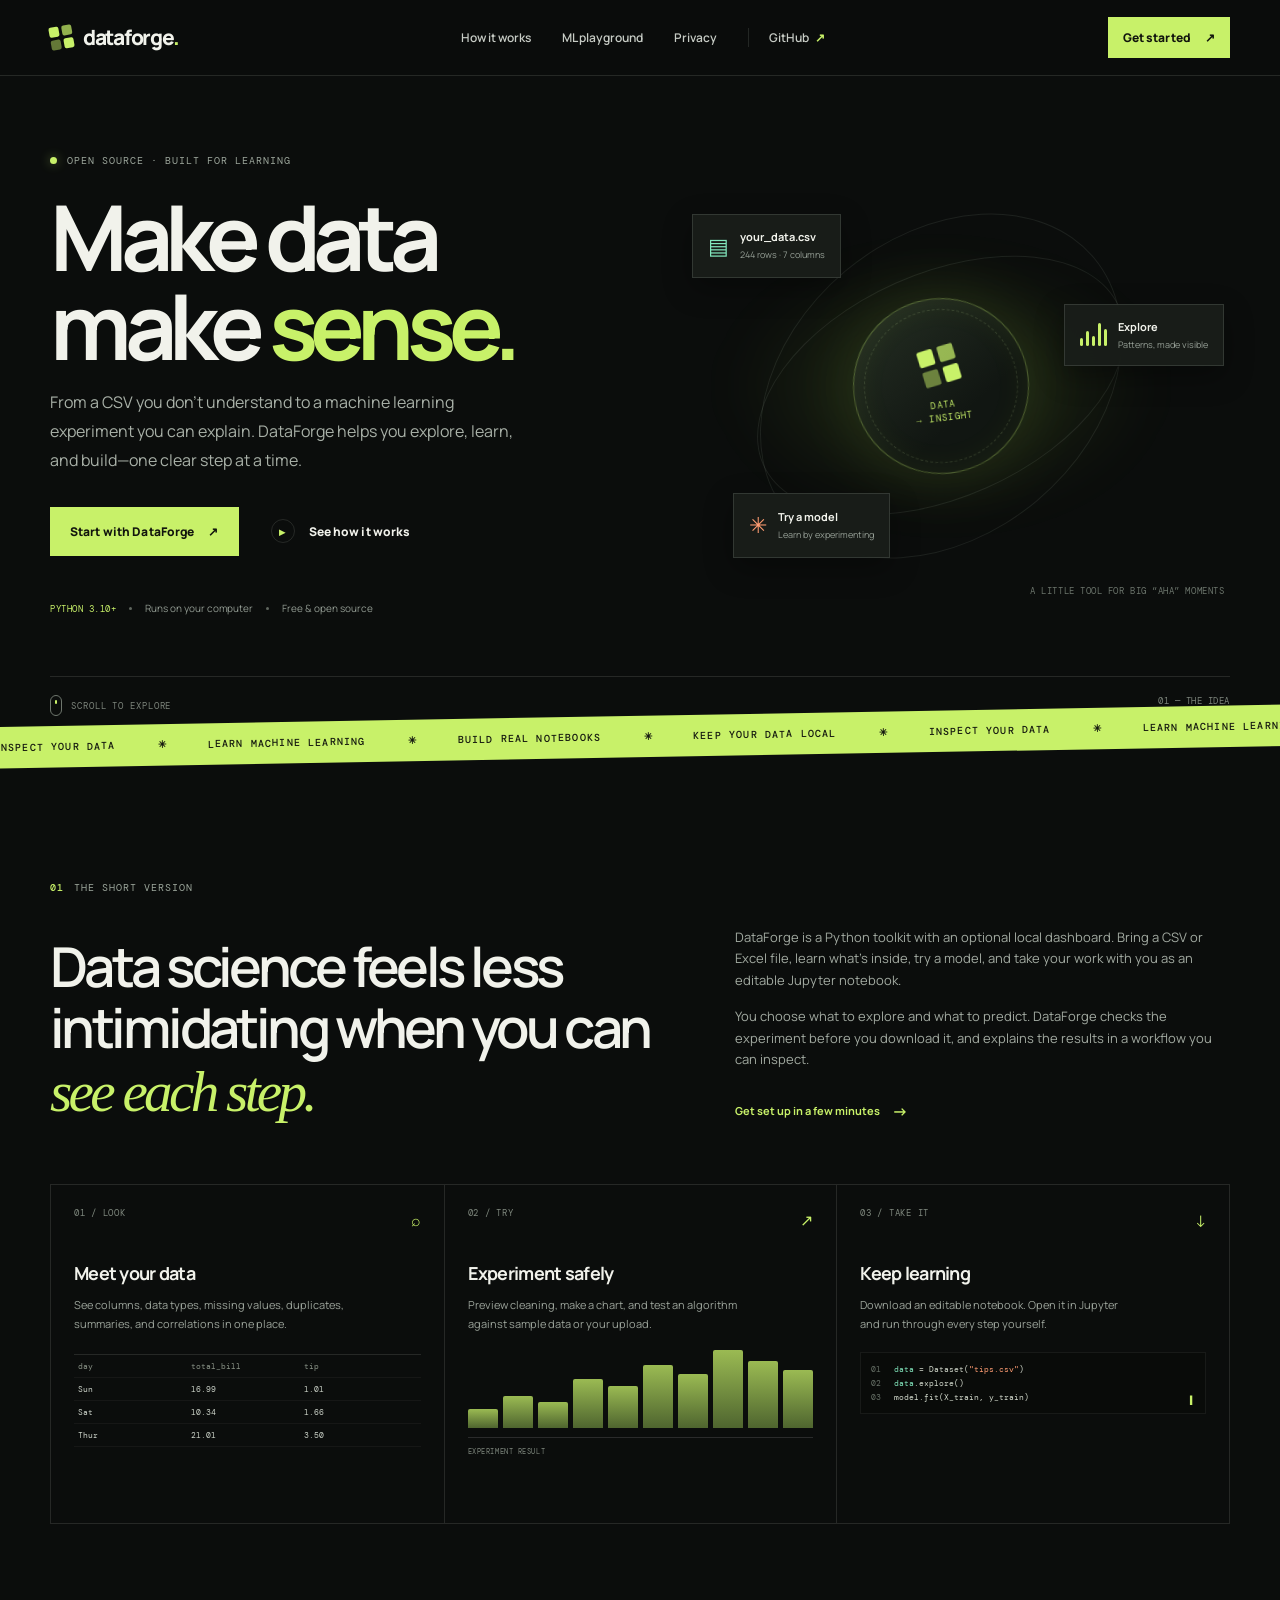
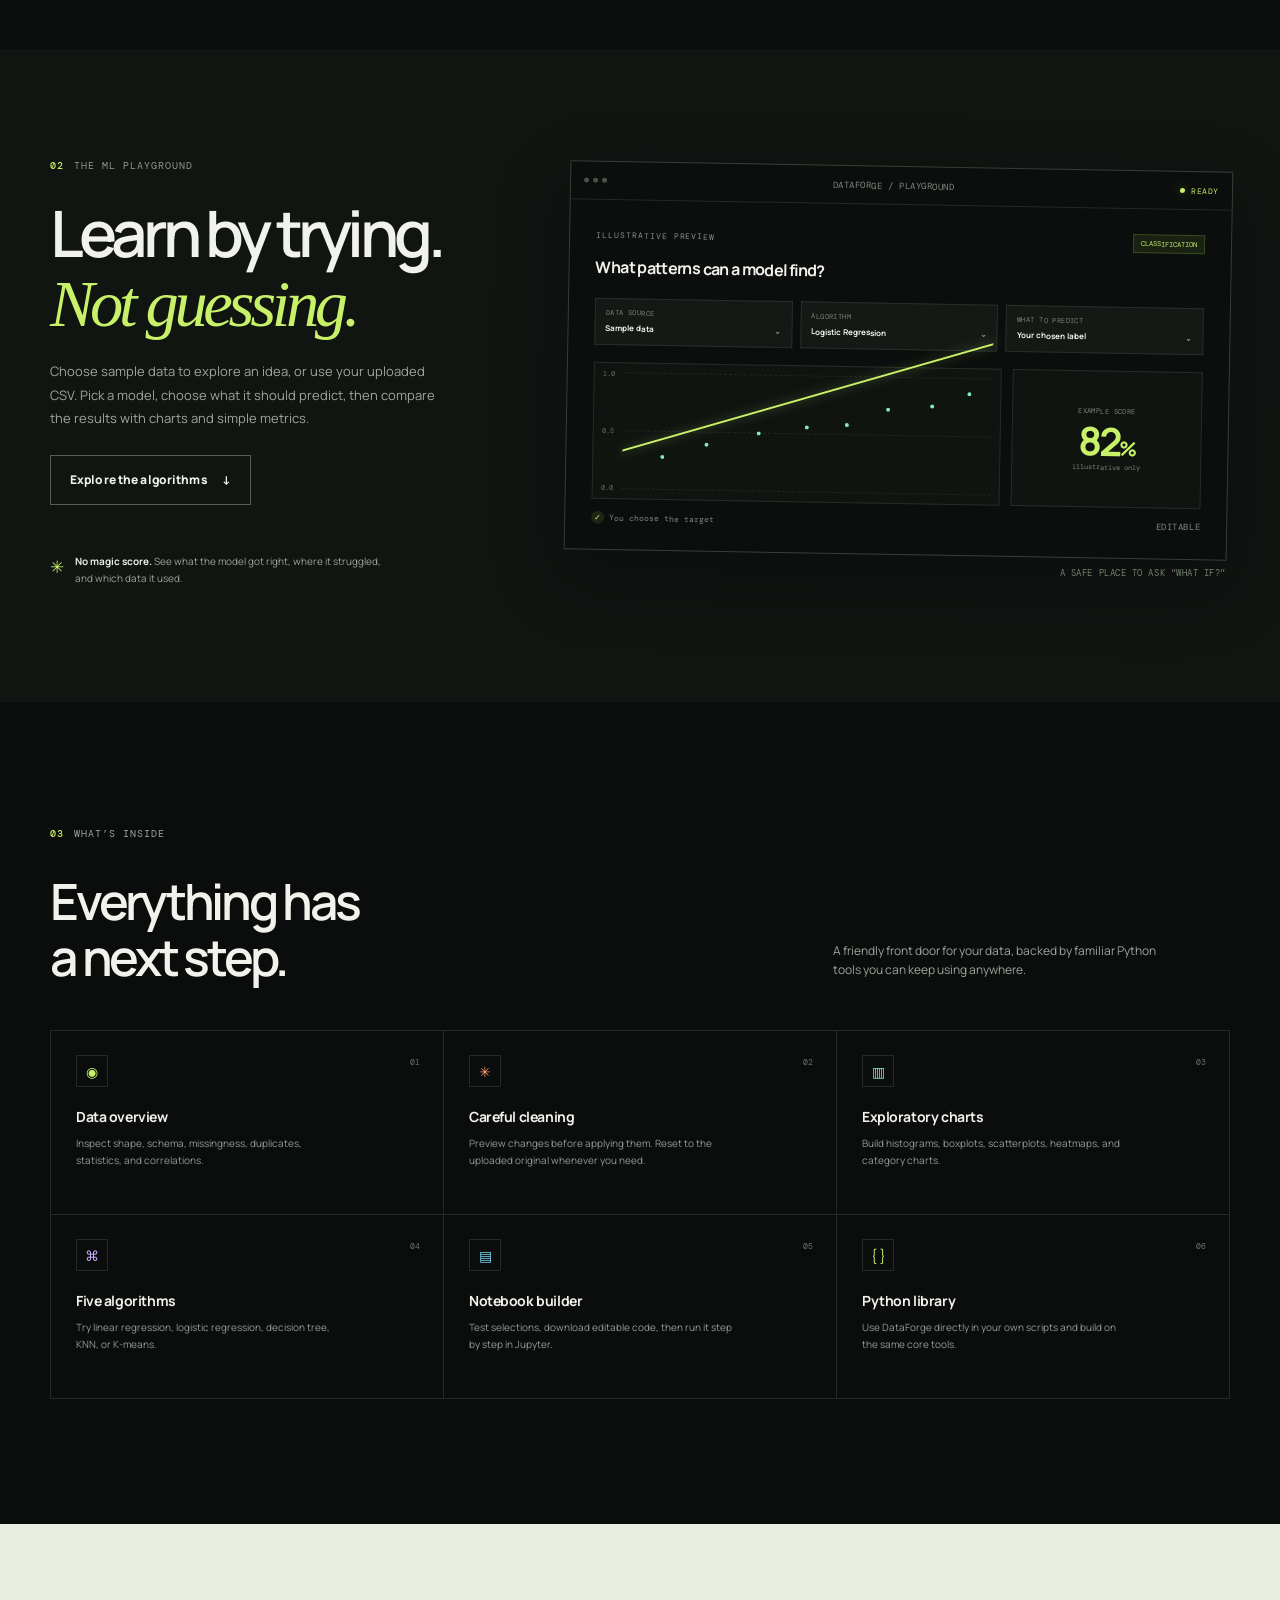
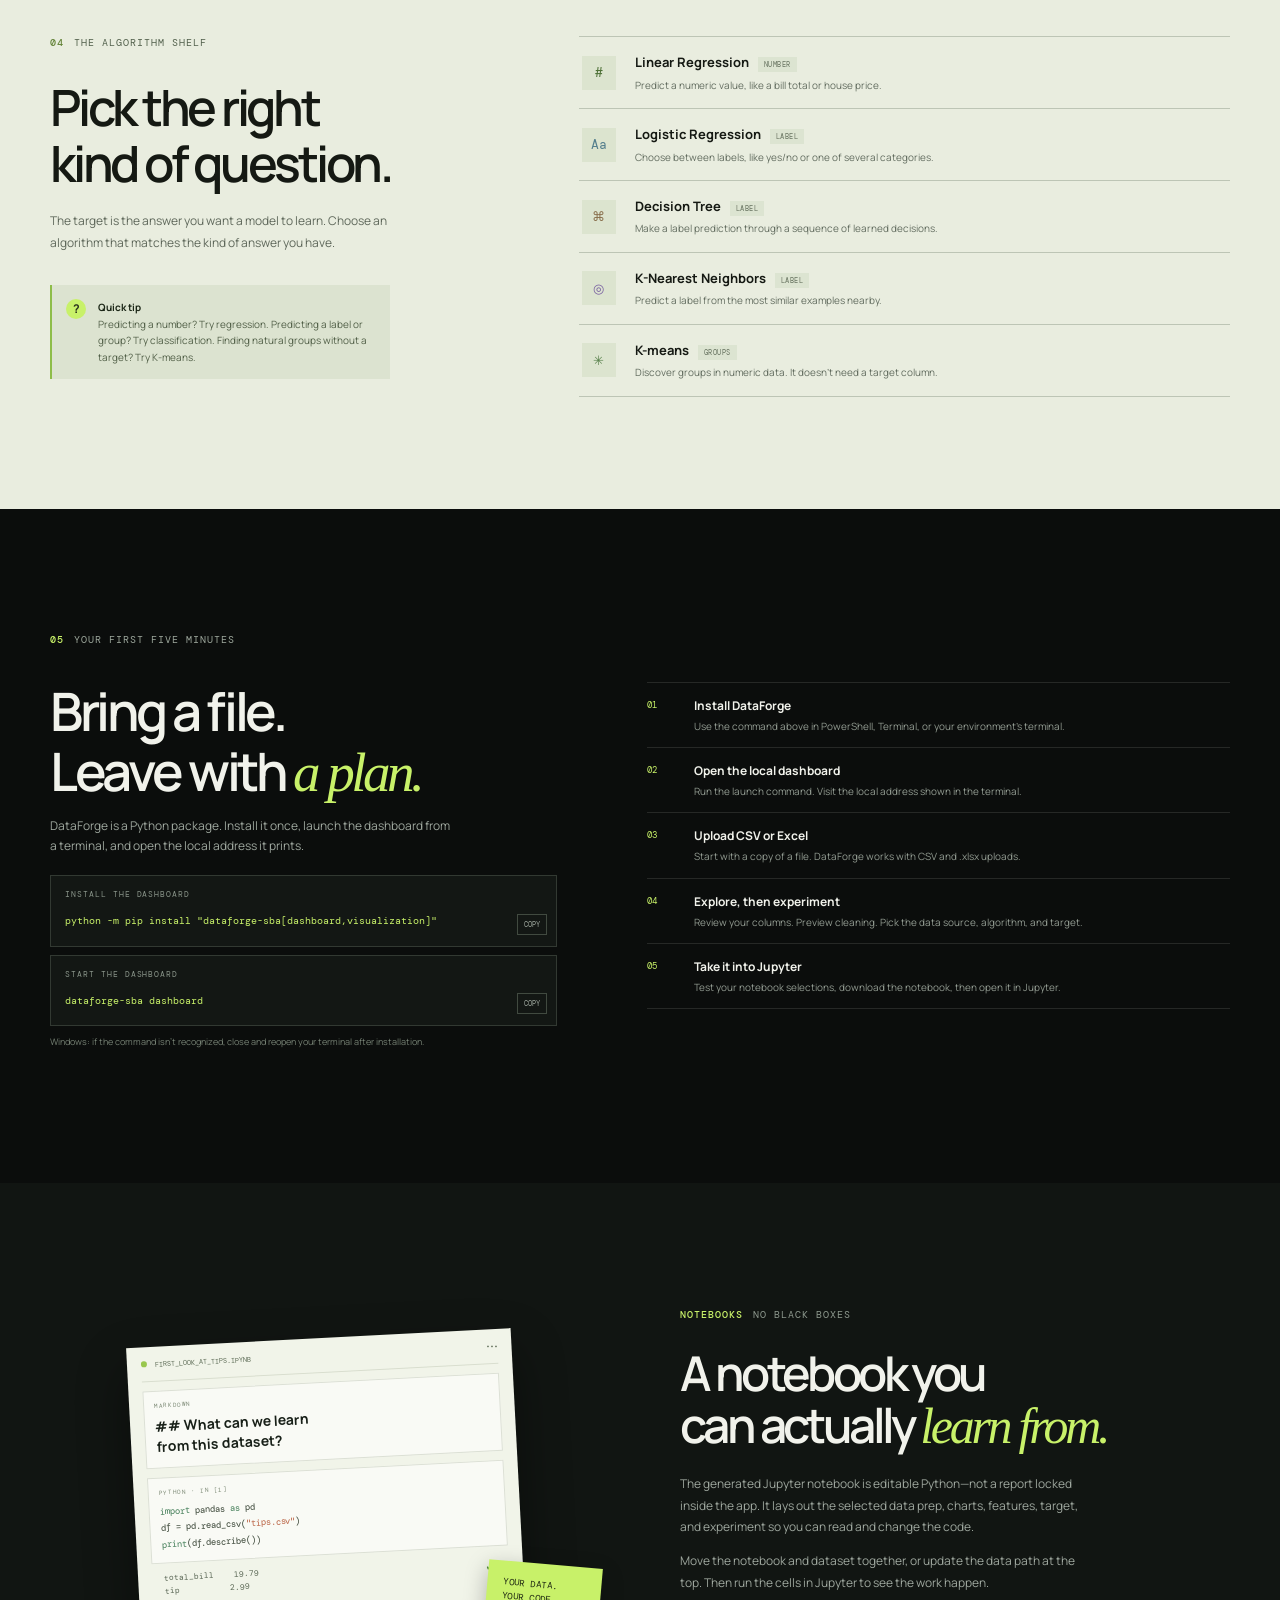
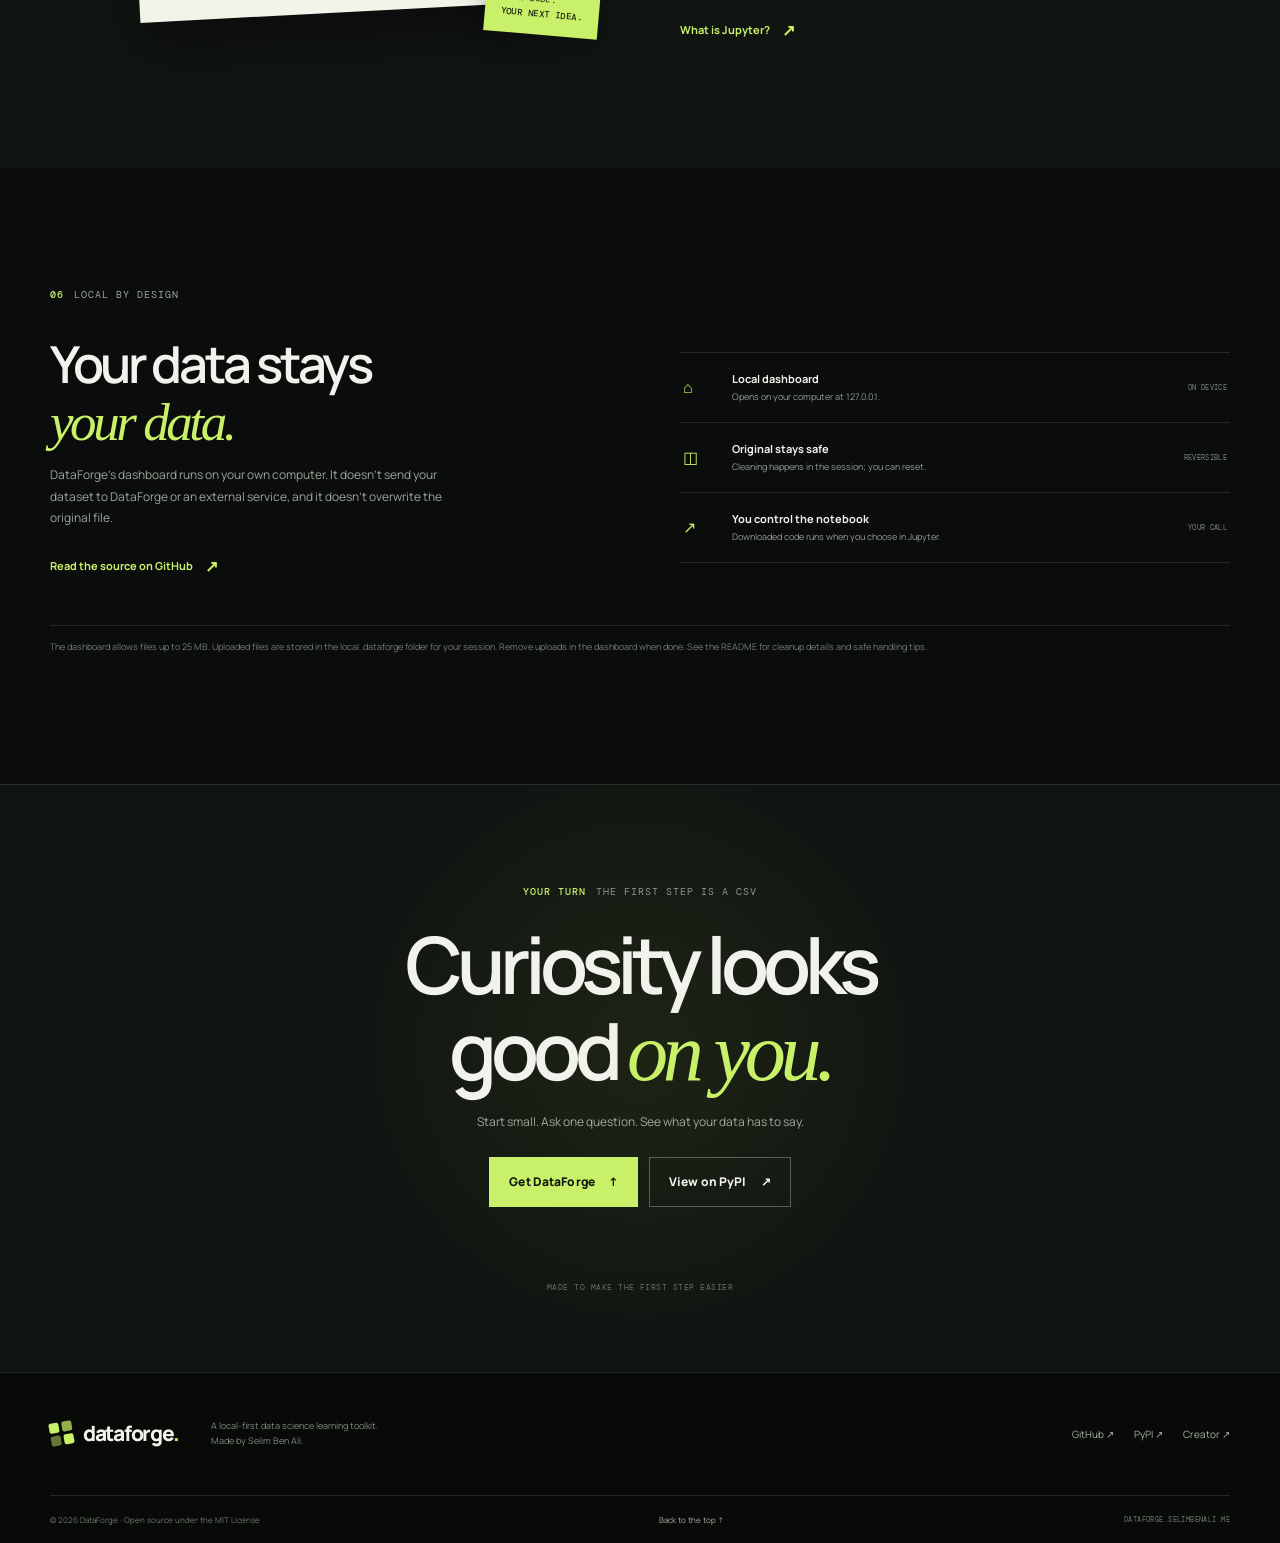
<file: website/index.html>
<!doctype html>
<html lang="en">
<head>
  <meta charset="utf-8"><meta name="viewport" content="width=device-width, initial-scale=1">
  <meta name="theme-color" content="#0b0d0c">
  <meta name="description" content="Meet DataForge: a local-first toolkit that helps you understand datasets, try machine learning, and create editable Jupyter notebooks.">
  <title>DataForge — make data make sense</title>
  <link rel="canonical" href="https://dataforge.selimbenali.me/"><link rel="icon" href="favicon.svg" type="image/svg+xml">
  <link rel="preconnect" href="https://fonts.googleapis.com"><link rel="preconnect" href="https://fonts.gstatic.com" crossorigin>
  <link href="https://fonts.googleapis.com/css2?family=DM+Mono:wght@400;500&family=Manrope:wght@400;500;600;700;800&display=swap" rel="stylesheet">
  <link rel="stylesheet" href="styles.css">
</head>
<body>
  <a class="skip-link" href="#main">Skip to content</a>
  <header class="topbar"><a class="brand" href="#top" aria-label="DataForge home"><span class="brand-mark" aria-hidden="true"><i></i><i></i><i></i><i></i></span><span>dataforge<span class="brand-period">.</span></span></a>
    <nav class="nav-links" aria-label="Main navigation"><a href="#how-it-works">How it works</a><a href="#playground">ML playground</a><a href="#privacy">Privacy</a><a class="nav-github" href="https://github.com/SelimBenAli/dataforge" target="_blank" rel="noreferrer">GitHub <span>↗</span></a></nav>
    <a class="button button-small button-primary top-cta" href="#get-started">Get started <span>↗</span></a><button class="menu-toggle" type="button" aria-label="Open menu" aria-expanded="false"><span></span><span></span></button>
  </header>
  <main id="main">
    <section class="hero section-wrap" id="top">
      <div class="hero-copy"><div class="eyebrow"><span class="status-dot"></span> OPEN SOURCE · BUILT FOR LEARNING</div><h1>Make data<br>make <span class="highlight">sense.</span></h1>
        <p class="hero-lede">From a CSV you don’t understand to a machine learning experiment you can explain. DataForge helps you explore, learn, and build—one clear step at a time.</p>
        <div class="hero-actions"><a class="button button-primary" href="#get-started">Start with DataForge <span>↗</span></a><a class="button button-quiet" href="#how-it-works"><span class="play-icon">▶</span> See how it works</a></div>
        <div class="hero-meta"><span class="mono">PYTHON 3.10+</span><span class="meta-divider"></span><span>Runs on your computer</span><span class="meta-divider"></span><span>Free &amp; open source</span></div>
      </div>
      <div class="hero-art" aria-label="Illustration of a dataset becoming a chart and machine learning model"><div class="orbit orbit-one"></div><div class="orbit orbit-two"></div>
        <div class="float-tag tag-csv"><span class="file-icon">▤</span><span><b>your_data.csv</b><small>244 rows · 7 columns</small></span></div>
        <div class="forge-core"><div class="core-grid"></div><div class="core-mark"><i></i><i></i><i></i><i></i></div><span>DATA<br>→ INSIGHT</span></div>
        <div class="float-tag tag-chart"><span class="chart-spark"><i></i><i></i><i></i><i></i><i></i></span><span><b>Explore</b><small>Patterns, made visible</small></span></div>
        <div class="float-tag tag-model"><span class="model-icon">✳</span><span><b>Try a model</b><small>Learn by experimenting</small></span></div><div class="hero-note mono">A LITTLE TOOL FOR BIG “AHA” MOMENTS</div>
      </div><div class="hero-bottom"><span class="scroll-cue"><span></span> SCROLL TO EXPLORE</span><span class="hero-index mono">01 — THE IDEA</span></div>
    </section>
    <section class="ticker" aria-label="DataForge features"><div class="ticker-track"><span>INSPECT YOUR DATA <b>✳</b></span><span>LEARN MACHINE LEARNING <b>✳</b></span><span>BUILD REAL NOTEBOOKS <b>✳</b></span><span>KEEP YOUR DATA LOCAL <b>✳</b></span><span>INSPECT YOUR DATA <b>✳</b></span><span>LEARN MACHINE LEARNING <b>✳</b></span><span>BUILD REAL NOTEBOOKS <b>✳</b></span><span>KEEP YOUR DATA LOCAL <b>✳</b></span></div></section>
    <section class="section-wrap intro-section" id="how-it-works">
      <div class="section-kicker"><span class="section-number">01</span><span>THE SHORT VERSION</span></div>
      <div class="intro-grid"><h2>Data science feels less intimidating when you can <span class="serif-accent">see each step.</span></h2><div class="intro-text"><p>DataForge is a Python toolkit with an optional local dashboard. Bring a CSV or Excel file, learn what’s inside, try a model, and take your work with you as an editable Jupyter notebook.</p><p>You choose what to explore and what to predict. DataForge checks the experiment before you download it, and explains the results in a workflow you can inspect.</p><a class="text-link" href="#get-started">Get set up in a few minutes <span>→</span></a></div></div>
      <div class="steps-row">
        <article class="step-card"><div class="step-top"><span class="step-count">01 / LOOK</span><span class="step-symbol">⌕</span></div><h3>Meet your data</h3><p>See columns, data types, missing values, duplicates, summaries, and correlations in one place.</p><div class="mini-table"><div><span>day</span><span>total_bill</span><span>tip</span></div><div><span>Sun</span><span>16.99</span><span>1.01</span></div><div><span>Sat</span><span>10.34</span><span>1.66</span></div><div><span>Thur</span><span>21.01</span><span>3.50</span></div></div></article>
        <article class="step-card"><div class="step-top"><span class="step-count">02 / TRY</span><span class="step-symbol">↗</span></div><h3>Experiment safely</h3><p>Preview cleaning, make a chart, and test an algorithm against sample data or your upload.</p><div class="mini-bars"><span style="height:25%"></span><span style="height:42%"></span><span style="height:34%"></span><span style="height:64%"></span><span style="height:54%"></span><span style="height:82%"></span><span style="height:70%"></span><span style="height:100%"></span><span style="height:87%"></span><span style="height:75%"></span><i>EXPERIMENT RESULT</i></div></article>
        <article class="step-card"><div class="step-top"><span class="step-count">03 / TAKE IT</span><span class="step-symbol">↓</span></div><h3>Keep learning</h3><p>Download an editable notebook. Open it in Jupyter and run through every step yourself.</p><div class="mini-code"><span><b>01</b> <i>data</i> = Dataset(<em>"tips.csv"</em>)</span><span><b>02</b> <i>data</i>.explore()</span><span><b>03</b> model.fit(X_train, y_train)</span><span class="code-cursor">▍</span></div></article>
      </div>
    </section>
    <section class="playground-section" id="playground"><div class="section-wrap playground-grid"><div class="playground-copy"><div class="section-kicker light"><span class="section-number">02</span><span>THE ML PLAYGROUND</span></div><h2>Learn by trying.<br><span class="serif-accent">Not guessing.</span></h2><p>Choose sample data to explore an idea, or use your uploaded CSV. Pick a model, choose what it should predict, then compare the results with charts and simple metrics.</p><a class="button button-outline" href="#algorithms">Explore the algorithms <span>↓</span></a><div class="experiment-note"><span class="note-star">✳</span><span><b>No magic score.</b> See what the model got right, where it struggled, and which data it used.</span></div></div>
      <div class="playground-visual"><div class="experiment-window"><div class="window-top"><div class="window-dots"><i></i><i></i><i></i></div><span class="mono">DATAFORGE / PLAYGROUND</span><span class="window-live"><i></i> READY</span></div><div class="experiment-body"><div class="experiment-title"><span class="tiny-label">ILLUSTRATIVE PREVIEW</span><span class="experiment-badge">CLASSIFICATION</span></div><h3>What patterns can a model find?</h3><div class="experiment-controls"><div><small>DATA SOURCE</small><b>Sample data <span>⌄</span></b></div><div><small>ALGORITHM</small><b>Logistic Regression <span>⌄</span></b></div><div><small>WHAT TO PREDICT</small><b>Your chosen label <span>⌄</span></b></div></div><div class="result-block"><div class="result-chart"><div class="chart-y"><span>1.0</span><span>0.5</span><span>0.0</span></div><div class="plot-area"><div class="gridline"></div><div class="gridline"></div><div class="gridline"></div><div class="chart-line"></div><span class="plot-point p1"></span><span class="plot-point p2"></span><span class="plot-point p3"></span><span class="plot-point p4"></span><span class="plot-point p5"></span><span class="plot-point p6"></span><span class="plot-point p7"></span><span class="plot-point p8"></span></div></div><div class="metric-box"><small>EXAMPLE SCORE</small><strong>82<span>%</span></strong><span class="metric-caption">illustrative only</span></div></div><div class="experiment-foot"><span><i class="check-dot">✓</i> You choose the target</span><span class="mono">EDITABLE</span></div></div></div><div class="float-caption mono">A SAFE PLACE TO ASK “WHAT IF?”</div></div>
    </div></section>
    <section class="section-wrap toolkit-section" id="features"><div class="section-kicker"><span class="section-number">03</span><span>WHAT’S INSIDE</span></div><div class="toolkit-heading"><h2>Everything has<br>a next step.</h2><p>A friendly front door for your data, backed by familiar Python tools you can keep using anywhere.</p></div><div class="feature-grid">
      <article class="feature-card"><span class="feature-icon icon-peek">◉</span><h3>Data overview</h3><p>Inspect shape, schema, missingness, duplicates, statistics, and correlations.</p><span class="feature-index">01</span></article>
      <article class="feature-card"><span class="feature-icon icon-clean">✳</span><h3>Careful cleaning</h3><p>Preview changes before applying them. Reset to the uploaded original whenever you need.</p><span class="feature-index">02</span></article>
      <article class="feature-card"><span class="feature-icon icon-chart">▥</span><h3>Exploratory charts</h3><p>Build histograms, boxplots, scatterplots, heatmaps, and category charts.</p><span class="feature-index">03</span></article>
      <article class="feature-card"><span class="feature-icon icon-model">⌘</span><h3>Five algorithms</h3><p>Try linear regression, logistic regression, decision tree, KNN, or K-means.</p><span class="feature-index">04</span></article>
      <article class="feature-card"><span class="feature-icon icon-notebook">▤</span><h3>Notebook builder</h3><p>Test selections, download editable code, then run it step by step in Jupyter.</p><span class="feature-index">05</span></article>
      <article class="feature-card"><span class="feature-icon icon-api">{ }</span><h3>Python library</h3><p>Use DataForge directly in your own scripts and build on the same core tools.</p><span class="feature-index">06</span></article>
    </div></section>
    <section class="algorithm-section" id="algorithms"><div class="section-wrap algorithm-grid"><div><div class="section-kicker"><span class="section-number">04</span><span>THE ALGORITHM SHELF</span></div><h2>Pick the right<br>kind of question.</h2><p class="algorithm-lede">The target is the answer you want a model to learn. Choose an algorithm that matches the kind of answer you have.</p><div class="target-tip"><span>?</span><p><b>Quick tip</b><br>Predicting a number? Try regression. Predicting a label or group? Try classification. Finding natural groups without a target? Try K-means.</p></div></div><div class="algorithm-list">
      <article><span class="algo-mark numeric">#</span><div><h3>Linear Regression <span class="algo-type">NUMBER</span></h3><p>Predict a numeric value, like a bill total or house price.</p></div><span class="algo-arrow">↗</span></article>
      <article><span class="algo-mark label">Aa</span><div><h3>Logistic Regression <span class="algo-type">LABEL</span></h3><p>Choose between labels, like yes/no or one of several categories.</p></div><span class="algo-arrow">↗</span></article>
      <article><span class="algo-mark tree">⌘</span><div><h3>Decision Tree <span class="algo-type">LABEL</span></h3><p>Make a label prediction through a sequence of learned decisions.</p></div><span class="algo-arrow">↗</span></article>
      <article><span class="algo-mark neighbor">◎</span><div><h3>K-Nearest Neighbors <span class="algo-type">LABEL</span></h3><p>Predict a label from the most similar examples nearby.</p></div><span class="algo-arrow">↗</span></article>
      <article><span class="algo-mark cluster">✳</span><div><h3>K-means <span class="algo-type">GROUPS</span></h3><p>Discover groups in numeric data. It doesn’t need a target column.</p></div><span class="algo-arrow">↗</span></article>
    </div></div></section>
    <section class="section-wrap getting-started" id="get-started"><div class="section-kicker"><span class="section-number">05</span><span>YOUR FIRST FIVE MINUTES</span></div><div class="start-grid"><div><h2>Bring a file.<br>Leave with <span class="serif-accent">a plan.</span></h2><p>DataForge is a Python package. Install it once, launch the dashboard from a terminal, and open the local address it prints.</p>
      <div class="pip-card"><span class="tiny-label">INSTALL THE DASHBOARD</span><code>python -m pip install "dataforge-sba[dashboard,visualization]"</code><button class="copy-button" type="button" data-copy="python -m pip install &quot;dataforge-sba[dashboard,visualization]&quot;" aria-label="Copy install command">COPY</button></div>
      <div class="pip-card launch-card"><span class="tiny-label">START THE DASHBOARD</span><code>dataforge-sba dashboard</code><button class="copy-button" type="button" data-copy="dataforge-sba dashboard" aria-label="Copy launch command">COPY</button></div><p class="code-hint">Windows: if the command isn’t recognized, close and reopen your terminal after installation.</p>
    </div><div class="start-steps"><article><span>01</span><div><h3>Install DataForge</h3><p>Use the command above in PowerShell, Terminal, or your environment’s terminal.</p></div></article><article><span>02</span><div><h3>Open the local dashboard</h3><p>Run the launch command. Visit the local address shown in the terminal.</p></div></article><article><span>03</span><div><h3>Upload CSV or Excel</h3><p>Start with a copy of a file. DataForge works with CSV and .xlsx uploads.</p></div></article><article><span>04</span><div><h3>Explore, then experiment</h3><p>Review your columns. Preview cleaning. Pick the data source, algorithm, and target.</p></div></article><article><span>05</span><div><h3>Take it into Jupyter</h3><p>Test your notebook selections, download the notebook, then open it in Jupyter.</p></div></article></div></div></section>
    <section class="notebook-band"><div class="section-wrap notebook-grid"><div class="notebook-art"><div class="notebook-sheet"><div class="notebook-top"><span class="notebook-dot"></span><span>FIRST_LOOK_AT_TIPS.IPYNB</span><span>•••</span></div><div class="notebook-cell markdown-cell"><span class="cell-label">MARKDOWN</span><h4>## What can we learn<br>from this dataset?</h4></div><div class="notebook-cell code-cell"><span class="cell-label">PYTHON · IN [1]</span><code><i>import</i> pandas <i>as</i> pd<br>df = pd.read_csv(<em>"tips.csv"</em>)<br><i>print</i>(df.describe())</code></div><div class="notebook-output"><span>total_bill&nbsp;&nbsp;&nbsp; 19.79<br>tip&nbsp;&nbsp;&nbsp;&nbsp;&nbsp;&nbsp;&nbsp;&nbsp;&nbsp; 2.99</span><span class="output-check">✓</span></div></div><div class="notebook-sticker">YOUR DATA.<br>YOUR CODE.<br><span>YOUR NEXT IDEA.</span></div></div><div class="notebook-copy"><div class="section-kicker light"><span class="section-number">NOTEBOOKS</span><span>NO BLACK BOXES</span></div><h2>A notebook you<br>can actually <span class="serif-accent">learn from.</span></h2><p>The generated Jupyter notebook is editable Python—not a report locked inside the app. It lays out the selected data prep, charts, features, target, and experiment so you can read and change the code.</p><p>Move the notebook and dataset together, or update the data path at the top. Then run the cells in Jupyter to see the work happen.</p><a class="text-link link-light" href="https://jupyter.org/try" target="_blank" rel="noreferrer">What is Jupyter? <span>↗</span></a></div></div></section>
    <section class="section-wrap privacy-section" id="privacy"><div class="section-kicker"><span class="section-number">06</span><span>LOCAL BY DESIGN</span></div><div class="privacy-grid"><div><h2>Your data stays<br><span class="serif-accent">your data.</span></h2><p>DataForge’s dashboard runs on your own computer. It doesn’t send your dataset to DataForge or an external service, and it doesn’t overwrite the original file.</p><a class="text-link" href="https://github.com/SelimBenAli/dataforge" target="_blank" rel="noreferrer">Read the source on GitHub <span>↗</span></a></div><div class="privacy-details"><div><span class="privacy-icon">⌂</span><span><b>Local dashboard</b><small>Opens on your computer at 127.0.0.1.</small></span><em>ON DEVICE</em></div><div><span class="privacy-icon">◫</span><span><b>Original stays safe</b><small>Cleaning happens in the session; you can reset.</small></span><em>REVERSIBLE</em></div><div><span class="privacy-icon">↗</span><span><b>You control the notebook</b><small>Downloaded code runs when you choose in Jupyter.</small></span><em>YOUR CALL</em></div></div></div><p class="privacy-footnote">The dashboard allows files up to 25 MB. Uploaded files are stored in the local .dataforge folder for your session. Remove uploads in the dashboard when done. See the README for cleanup details and safe handling tips.</p></section>
    <section class="closing-cta"><div class="closing-glow"></div><div class="section-wrap closing-inner"><div class="section-kicker light"><span class="section-number">YOUR TURN</span><span>THE FIRST STEP IS A CSV</span></div><h2>Curiosity looks<br>good <span class="serif-accent">on you.</span></h2><p>Start small. Ask one question. See what your data has to say.</p><div class="closing-actions"><a class="button button-primary" href="#get-started">Get DataForge <span>↑</span></a><a class="button button-outline" href="https://pypi.org/project/dataforge-sba/" target="_blank" rel="noreferrer">View on PyPI <span>↗</span></a></div><div class="closing-scribble mono">MADE TO MAKE THE FIRST STEP EASIER</div></div></section>
  </main>
  <footer class="footer"><div class="section-wrap footer-main"><a class="brand" href="#top"><span class="brand-mark" aria-hidden="true"><i></i><i></i><i></i><i></i></span><span>dataforge<span class="brand-period">.</span></span></a><p>A local-first data science learning toolkit.<br>Made by Selim Ben Ali.</p><div class="footer-links"><a href="https://github.com/SelimBenAli/dataforge" target="_blank" rel="noreferrer">GitHub ↗</a><a href="https://pypi.org/project/dataforge-sba/" target="_blank" rel="noreferrer">PyPI ↗</a><a href="https://github.com/SelimBenAli" target="_blank" rel="noreferrer">Creator ↗</a></div></div><div class="section-wrap footer-bottom"><span>© <span id="year"></span> DataForge · Open source under the MIT License</span><a href="#top">Back to the top ↑</a><span class="mono">DATAFORGE.SELIMBENALI.ME</span></div></footer>
  <div class="toast" role="status" aria-live="polite"></div><script src="script.js" defer></script>
</body></html>
</file>
<file: website/styles.css>
:root{--bg:#0b0d0c;--text:#f1f2eb;--line:rgba(226,235,223,.12);--lime:#c8f169;--mint:#83e8be;--orange:#ff9d72;--serif:Georgia,'Times New Roman',serif;--sans:'Manrope',Arial,sans-serif;--mono:'DM Mono',monospace;--wrap:1180px}
*{box-sizing:border-box}html{scroll-behavior:smooth;scroll-padding-top:82px}body{margin:0;background:var(--bg);color:var(--text);font:15px/1.65 var(--sans);-webkit-font-smoothing:antialiased}a{color:inherit;text-decoration:none}button{font:inherit}.section-wrap{width:min(var(--wrap),calc(100% - 64px));margin-inline:auto}.skip-link{position:absolute;top:-80px;left:12px;z-index:10;background:var(--lime);color:#111;padding:10px 16px}.skip-link:focus{top:10px}
.topbar{height:76px;padding:0 max(32px,calc((100% - var(--wrap))/2));display:flex;align-items:center;justify-content:space-between;border-bottom:1px solid var(--line);position:sticky;top:0;z-index:9;background:rgba(11,13,12,.88);backdrop-filter:blur(18px)}.brand{display:inline-flex;align-items:center;gap:10px;font-size:21px;letter-spacing:-1.3px;font-weight:800}.brand-period{color:var(--lime)}.brand-mark,.core-mark{width:23px;height:23px;display:grid;grid-template-columns:1fr 1fr;gap:3px;transform:rotate(-10deg)}.brand-mark i,.core-mark i{border-radius:2px;background:var(--lime)}.brand-mark i:nth-child(2),.core-mark i:nth-child(2){opacity:.72}.brand-mark i:nth-child(3),.core-mark i:nth-child(3){opacity:.48}.nav-links{display:flex;gap:31px;align-items:center;color:#c7ccc5;font-size:12px;font-weight:600}.nav-links a:hover,.footer a:hover{color:var(--lime)}.nav-github{padding-left:20px;border-left:1px solid var(--line)}.nav-github span{color:var(--lime);margin-left:4px}
.button{display:inline-flex;justify-content:center;align-items:center;gap:14px;padding:14px 19px;font-size:12px;font-weight:800;letter-spacing:.01em;border:1px solid transparent;transition:transform .2s,background .2s,border .2s}.button:hover{transform:translateY(-2px)}.button-primary{background:var(--lime);color:#12150d}.button-primary:hover{background:#d8ff8f}.button-small{padding:10px 14px}.button-quiet{color:var(--text)}.button-quiet:hover{color:var(--lime)}.play-icon{width:24px;height:24px;display:grid;place-items:center;border:1px solid var(--line);border-radius:50%;font-size:8px;color:var(--lime)}.button-outline{border-color:rgba(231,240,228,.32);color:var(--text)}.button-outline:hover{border-color:var(--lime);color:var(--lime)}.menu-toggle{display:none;border:0;background:none;padding:8px}
.hero{min-height:640px;display:grid;grid-template-columns:1.02fr .98fr;align-items:center;position:relative;padding-top:55px;padding-bottom:76px}.eyebrow,.section-kicker{display:flex;align-items:center;gap:10px;font:10px var(--mono);letter-spacing:.1em;color:#9ca69b}.status-dot,.window-live i{width:7px;height:7px;border-radius:50%;background:var(--lime);box-shadow:0 0 11px #c8f16975}.hero h1{margin:25px 0 18px;font-size:clamp(62px,7.1vw,94px);line-height:.98;letter-spacing:-.08em;font-weight:700}.highlight{color:var(--lime)}.hero-lede{max-width:480px;margin:0;color:#a8b0a7;font-size:16px;line-height:1.8}.hero-actions{display:flex;gap:12px;align-items:center;margin-top:30px}.hero-meta{display:flex;align-items:center;gap:13px;margin-top:42px;color:#929b92;font-size:10px}.mono{font:9px var(--mono);letter-spacing:.06em}.hero-meta .mono{color:var(--lime)}.meta-divider{height:3px;width:3px;background:#60675f;border-radius:50%}
.hero-art{height:480px;position:relative;display:grid;place-items:center;isolation:isolate}.hero-art:before{content:'';position:absolute;inset:20% 9%;z-index:-1;background:radial-gradient(ellipse,#b6ff4621,transparent 65%);filter:blur(23px)}.orbit{position:absolute;border:1px solid rgba(212,234,204,.09);border-radius:50%;transform:rotate(-24deg)}.orbit-one{width:390px;height:225px}.orbit-two{width:300px;height:400px;transform:rotate(50deg)}.forge-core{width:176px;height:176px;position:relative;display:flex;align-items:center;justify-content:center;flex-direction:column;gap:15px;border-radius:50%;background:linear-gradient(145deg,#263024,#111612 65%);border:1px solid #c8f16953;box-shadow:0 0 65px #a1d8481e,inset 0 0 35px #b9ee3510;transform:rotate(-7deg)}.core-grid{position:absolute;inset:10px;border-radius:50%;border:1px dashed #d5efa829;animation:spin 38s linear infinite}.core-mark{width:37px;height:37px;gap:5px}.forge-core>span{font:9px/1.5 var(--mono);text-align:center;letter-spacing:.15em;color:var(--lime)}.float-tag{position:absolute;display:flex;gap:11px;align-items:center;padding:13px 15px;background:rgba(26,31,26,.9);border:1px solid rgba(229,239,226,.13);box-shadow:0 10px 30px #0005;backdrop-filter:blur(12px);font-size:10px;animation:float 6s ease-in-out infinite}.float-tag b{font-size:11px;display:block}.float-tag small{display:block;color:#97a097;font-size:9px;margin-top:2px}.tag-csv{top:68px;left:7%;animation-delay:-1s}.tag-chart{top:158px;right:1%;animation-delay:-3s}.tag-model{bottom:68px;left:14%;animation-delay:-4.5s}.file-icon{color:var(--mint);font-size:22px}.chart-spark{height:23px;display:flex;gap:3px;align-items:end}.chart-spark i{width:3px;background:var(--lime);border-radius:3px}.chart-spark i:nth-child(1){height:35%}.chart-spark i:nth-child(2){height:68%}.chart-spark i:nth-child(3){height:45%}.chart-spark i:nth-child(4){height:100%}.chart-spark i:nth-child(5){height:76%}.model-icon{color:var(--orange);font-size:22px}.hero-note{position:absolute;right:1%;bottom:29px;color:#6b746b}.hero-bottom{position:absolute;bottom:0;left:0;right:0;display:flex;justify-content:space-between;border-top:1px solid var(--line);padding-top:18px;color:#7c847b;font:9px var(--mono);letter-spacing:.1em}.scroll-cue{display:flex;align-items:center;gap:9px}.scroll-cue span{height:21px;width:12px;border:1px solid #6e766d;border-radius:10px;position:relative}.scroll-cue span:after{content:'';position:absolute;top:4px;left:4px;width:2px;height:4px;background:var(--lime);border-radius:2px;animation:scroll 1.5s infinite}
.ticker{overflow:hidden;background:var(--lime);color:#15190f;transform:rotate(-1deg) scale(1.01);padding:14px 0}.ticker-track{display:flex;justify-content:space-around;min-width:1100px;white-space:nowrap;font:10px var(--mono);letter-spacing:.11em;font-weight:500;gap:40px}.ticker-track b{padding-left:35px}.intro-section{padding-top:124px;padding-bottom:125px}.section-number{color:var(--lime);font-weight:500}.intro-grid{display:grid;grid-template-columns:1.1fr .9fr;gap:80px;align-items:end;margin-top:33px}.intro-grid h2,.toolkit-heading h2,.algorithm-grid h2,.getting-started h2,.privacy-grid h2{font-size:clamp(35px,4.3vw,55px);letter-spacing:-.065em;line-height:1.12;margin:0;font-weight:600}.serif-accent{font:italic 500 1.04em var(--serif);letter-spacing:-.065em;color:var(--lime)}.intro-text p{margin:0 0 15px;color:#a2aaa1;font-size:13px}.text-link{display:inline-flex;gap:12px;align-items:center;color:var(--lime);font-size:11px;font-weight:700;margin-top:12px}.text-link span{font-size:16px;transition:transform .2s}.text-link:hover span{transform:translateX(4px)}
.steps-row{display:grid;grid-template-columns:repeat(3,1fr);margin-top:60px;border:1px solid var(--line)}.step-card{min-height:338px;padding:22px 23px 18px;position:relative;overflow:hidden}.step-card+.step-card{border-left:1px solid var(--line)}.step-top{display:flex;justify-content:space-between;color:#7f887e}.step-count{font:9px var(--mono);letter-spacing:.08em}.step-symbol{color:var(--lime);font-size:16px}.step-card h3{font-size:18px;letter-spacing:-.04em;margin:26px 0 7px}.step-card p{color:#9ba39a;font-size:11px;max-width:270px;margin:0;line-height:1.7}.mini-table{margin-top:21px;font:8px var(--mono);color:#cdd4ca;border-top:1px solid var(--line)}.mini-table>div{display:grid;grid-template-columns:1fr 1fr 1fr;padding:6px 4px;border-bottom:1px solid #ffffff0b}.mini-table>div:first-child{color:#899286}.mini-bars{height:88px;display:flex;align-items:end;gap:5px;margin-top:17px;border-bottom:1px solid #ffffff20;position:relative;padding-bottom:9px}.mini-bars span{flex:1;background:linear-gradient(0deg,#64813a,#c8f169);opacity:.76;border-radius:2px 2px 0 0}.mini-bars i{position:absolute;bottom:-19px;left:0;color:#7f887e;font:7px var(--mono);font-style:normal;letter-spacing:.08em}.mini-code{margin-top:19px;position:relative;padding:11px 10px;background:#090b09;border:1px solid #ffffff10;display:flex;flex-direction:column;gap:4px;font:8px var(--mono);color:#d3dacd}.mini-code b{color:#687268;font-weight:400;padding-right:8px}.mini-code i{color:var(--mint);font-style:normal}.mini-code em{color:var(--orange);font-style:normal}.code-cursor{position:absolute;right:9px;bottom:8px;color:var(--lime);animation:blink 1s steps(2) infinite}
.playground-section,.notebook-band,.closing-cta{background:#111512;position:relative;overflow:hidden}.playground-section{padding:110px 0 116px}.playground-grid{display:grid;grid-template-columns:.8fr 1.2fr;gap:75px;align-items:center}.light{color:#8e998e}.playground-copy h2,.notebook-copy h2,.closing-inner h2{font-size:clamp(42px,5vw,65px);line-height:1.05;letter-spacing:-.075em;margin:27px 0 18px;font-weight:600}.playground-copy>p,.notebook-copy>p{color:#9ea79e;font-size:13px;max-width:400px;line-height:1.8}.playground-copy .button{margin-top:12px}.experiment-note{display:flex;align-items:start;gap:11px;max-width:350px;margin-top:48px;color:#9aa39a;font-size:10px}.experiment-note b{color:#e7ede2}.note-star{color:var(--lime);font-size:17px}.experiment-window{border:1px solid #344036;background:#0b0e0c;box-shadow:0 25px 70px #0005;transform:rotate(1deg)}.playground-visual{position:relative;padding-bottom:24px}.window-top{height:38px;border-bottom:1px solid #232923;display:flex;align-items:center;justify-content:space-between;padding:0 13px;color:#7d887c;font:8px var(--mono);letter-spacing:.07em}.window-dots{display:flex;gap:4px}.window-dots i{width:5px;height:5px;border-radius:50%;background:#495447}.window-live{color:var(--lime);display:flex;align-items:center;gap:6px}.window-live i{width:5px;height:5px}.experiment-body{padding:25px 26px}.experiment-title{display:flex;justify-content:space-between;align-items:center}.tiny-label{font:8px var(--mono);letter-spacing:.12em;color:#899489}.experiment-badge{padding:4px 7px;background:#b4e95715;border:1px solid #b4e95735;color:var(--lime);font:7px var(--mono)}.experiment-body h3{margin:10px 0 18px;font-size:16px;letter-spacing:-.04em}.experiment-controls{display:grid;grid-template-columns:repeat(3,1fr);gap:8px}.experiment-controls>div{padding:9px 10px;background:#141915;border:1px solid #272f28}.experiment-controls small,.metric-box small{display:block;color:#788477;font:7px var(--mono);letter-spacing:.06em;margin-bottom:4px}.experiment-controls b{font-size:8px;white-space:nowrap;display:block}.experiment-controls b span{float:right;color:#89918a}.result-block{display:grid;grid-template-columns:1.5fr .7fr;gap:11px;margin-top:17px}.result-chart{height:137px;display:flex;gap:9px;padding:6px 8px;border:1px solid #252d26;background:#101410}.chart-y{display:flex;flex-direction:column;justify-content:space-between;color:#626d61;font:7px var(--mono)}.plot-area{position:relative;flex:1;display:flex;flex-direction:column;justify-content:space-between;padding:3px 0}.gridline{width:100%;border-top:1px dashed #ffffff12}.chart-line{position:absolute;inset:20% 0 15%;border-top:2px solid var(--lime);transform:skewY(-17deg);filter:drop-shadow(0 0 5px #c8f1696c)}.plot-point{position:absolute;width:6px;height:6px;background:var(--mint);border:1px solid #0d130e;border-radius:50%;z-index:1}.p1{left:10%;top:69%}.p2{left:22%;top:58%}.p3{left:36%;top:48%}.p4{left:49%;top:43%}.p5{left:60%;top:40%}.p6{left:71%;top:27%}.p7{left:83%;top:24%}.p8{left:93%;top:13%}.metric-box{border:1px solid #252d26;background:#101410;display:flex;flex-direction:column;justify-content:center;align-items:center}.metric-box strong{font-size:39px;color:var(--lime);letter-spacing:-.08em;line-height:1.1}.metric-box strong span{font-size:20px}.metric-caption{font:7px var(--mono);color:#788477}.experiment-foot{display:flex;justify-content:space-between;color:#7f897d;font:8px var(--mono);padding-top:12px}.check-dot{display:inline-grid;place-items:center;width:13px;height:13px;border-radius:50%;background:#c8f1691a;color:var(--lime);font-style:normal}.float-caption{position:absolute;right:4px;bottom:0;color:#72806d}
.toolkit-section{padding:125px 0}.toolkit-heading{display:flex;align-items:end;justify-content:space-between;margin:33px 0 45px}.toolkit-heading h2{font-size:50px}.toolkit-heading>p{max-width:350px;color:#9da69b;font-size:12px;margin:0 4% 5px 20px}.feature-grid{display:grid;grid-template-columns:repeat(3,1fr);border-top:1px solid var(--line);border-left:1px solid var(--line)}.feature-card{position:relative;padding:24px 25px 26px;min-height:184px;border-right:1px solid var(--line);border-bottom:1px solid var(--line);transition:background .2s}.feature-card:hover{background:#141814}.feature-icon{display:inline-grid;place-items:center;width:32px;height:32px;border:1px solid var(--line);font-size:14px;margin-bottom:18px;color:var(--lime)}.icon-clean{color:var(--orange)}.icon-chart{color:var(--mint)}.icon-model{color:#c9abff}.icon-notebook{color:#7fd2f1}.feature-card h3{font-size:14px;margin:0 0 7px;letter-spacing:-.03em}.feature-card p{font-size:10px;color:#939c93;margin:0;max-width:270px}.feature-index{position:absolute;top:26px;right:23px;font:8px var(--mono);color:#697268}
.algorithm-section{background:#e9eddf;color:#151913;padding:112px 0}.algorithm-section .section-kicker{color:#53614d}.algorithm-section .section-number{color:#648439}.algorithm-grid{display:grid;grid-template-columns:.82fr 1.18fr;gap:76px}.algorithm-grid h2{margin-top:30px;font-size:50px}.algorithm-lede{max-width:345px;font-size:12px;color:#5f685b;line-height:1.8;margin-top:19px}.target-tip{display:flex;gap:12px;max-width:340px;margin-top:32px;padding:14px;background:#dce3d0;border-left:2px solid #8ebd49}.target-tip>span{flex:none;width:20px;height:20px;border-radius:50%;background:#c8f169;color:#29311d;text-align:center;font:700 12px/20px var(--sans)}.target-tip p{margin:0;color:#526048;font-size:10px}.target-tip b{color:#1c2717}.algorithm-list{border-top:1px solid #bdc5b5}.algorithm-list article{display:grid;grid-template-columns:39px 1fr 20px;gap:14px;align-items:center;padding:15px 3px;border-bottom:1px solid #bdc5b5}.algo-mark{width:34px;height:34px;display:grid;place-items:center;background:#dce4cf;font:13px var(--mono);color:#4e7137}.algo-mark.label{color:#547e8d}.algo-mark.tree{color:#876d4a}.algo-mark.neighbor{color:#775ea0}.algo-mark.cluster{color:#59814c}.algorithm-list h3{font-size:13px;margin:0 0 3px}.algo-type{font:7px var(--mono);letter-spacing:.08em;background:#dce4d1;padding:3px 6px;margin-left:6px;color:#66725f}.algorithm-list p{margin:0;color:#636d60;font-size:10px}.algo-arrow{color:#67884b;opacity:0;transition:opacity .2s,transform .2s}.algorithm-list article:hover .algo-arrow{opacity:1;transform:translate(2px,-2px)}
.getting-started{padding:124px 0}.start-grid{display:grid;grid-template-columns:.93fr 1.07fr;gap:90px;margin-top:36px}.getting-started h2{font-size:53px}.start-grid>div:first-child>p{max-width:400px;color:#9ea79e;font-size:12px}.pip-card{position:relative;background:#131714;border:1px solid #323932;padding:13px 72px 14px 14px;margin-top:19px}.pip-card .tiny-label{display:block;margin-bottom:8px}.pip-card code{font:10px var(--mono);color:var(--lime);white-space:nowrap}.copy-button{position:absolute;right:9px;bottom:11px;background:transparent;border:1px solid #414a40;color:#9da69c;font:7px var(--mono);padding:5px 6px;cursor:pointer}.copy-button:hover{border-color:var(--lime);color:var(--lime)}.launch-card{margin-top:8px}.code-hint{font-size:9px!important;color:#758073!important}.start-steps{border-top:1px solid var(--line)}.start-steps article{display:grid;grid-template-columns:35px 1fr;gap:12px;padding:13px 0;border-bottom:1px solid var(--line)}.start-steps article>span{font:9px var(--mono);color:var(--lime);padding-top:3px}.start-steps h3{margin:0 0 2px;font-size:12px}.start-steps p{margin:0;color:#929b91;font-size:10px}
.notebook-band{padding:115px 0}.notebook-grid{display:grid;grid-template-columns:1fr 1fr;gap:80px;align-items:center}.notebook-art{min-height:355px;display:grid;place-items:center;position:relative}.notebook-sheet{width:min(100%,385px);padding:0 14px 15px;background:#f1f4e9;color:#182018;transform:rotate(-3deg);box-shadow:0 23px 50px #0006}.notebook-top{height:35px;display:flex;align-items:center;gap:8px;border-bottom:1px solid #d9decf;color:#62705b;font:7px var(--mono)}.notebook-top span:last-child{margin-left:auto}.notebook-dot{width:6px;height:6px;border-radius:50%;background:#99c74e}.notebook-cell{padding:10px;margin-top:9px;border:1px solid #dce0d5;background:#f9faf5}.cell-label{display:block;color:#7c8975;font:6px var(--mono);letter-spacing:.1em}.markdown-cell h4{font-size:14px;line-height:1.4;margin:7px 0 2px}.code-cell code{display:block;margin-top:7px;font:9px/1.8 var(--mono);color:#374334}.code-cell i{color:#427d57;font-style:normal}.code-cell em{color:#ba6344;font-style:normal}.notebook-output{display:flex;justify-content:space-between;padding:8px 12px;color:#586553;font:8px/1.7 var(--mono)}.output-check{color:#4d8a39;font-size:14px}.notebook-sticker{position:absolute;right:0;bottom:18px;padding:14px 16px;background:var(--lime);color:#1c2511;font:9px/1.6 var(--mono);letter-spacing:.05em;transform:rotate(5deg);box-shadow:0 7px 22px #0004}.notebook-sticker span{font-weight:500}.notebook-copy h2{font-size:48px}.notebook-copy .section-kicker{margin-bottom:0}.notebook-copy>p{font-size:12px}.link-light{color:var(--lime)}
.privacy-section{padding:120px 0}.privacy-grid{display:grid;grid-template-columns:1fr 1fr;gap:80px;margin-top:34px;align-items:center}.privacy-grid h2{font-size:51px}.privacy-grid>div:first-child>p{max-width:420px;color:#9da69b;font-size:12px;line-height:1.8}.privacy-details{border-top:1px solid var(--line)}.privacy-details>div{display:grid;grid-template-columns:37px 1fr auto;gap:12px;align-items:center;padding:17px 3px;border-bottom:1px solid var(--line)}.privacy-icon{color:var(--lime);font-size:16px}.privacy-details b{display:block;font-size:11px}.privacy-details small{display:block;color:#949c92;font-size:9px;margin-top:2px}.privacy-details em{font:7px var(--mono);color:#7e887d;font-style:normal;letter-spacing:.05em}.privacy-footnote{border-top:1px solid var(--line);padding-top:14px;color:#737c72;font-size:9px;margin-top:46px}
.closing-cta{padding:100px 0 80px;text-align:center;border-top:1px solid var(--line)}.closing-glow{position:absolute;inset:-10% 25% 0;background:radial-gradient(ellipse,#b9ee3512,transparent 64%);pointer-events:none}.closing-inner{position:relative}.closing-inner .section-kicker{justify-content:center}.closing-inner h2{font-size:clamp(52px,7vw,79px);margin:25px 0 12px}.closing-inner>p{color:#a2aaa0;font-size:12px}.closing-actions{display:flex;justify-content:center;gap:11px;margin-top:25px}.closing-scribble{margin-top:75px;color:#687167;font-size:8px}.footer{background:#080a08;border-top:1px solid var(--line)}.footer-main{min-height:122px;display:flex;align-items:center;gap:32px}.footer-main p{font-size:9px;color:#808980;line-height:1.6}.footer-links{margin-left:auto;display:flex;gap:20px;color:#a9b0a7;font-size:10px}.footer-bottom{padding:17px 0;border-top:1px solid var(--line);display:flex;justify-content:space-between;align-items:center;color:#6f786e;font-size:8px}.footer-bottom a{color:#a8b0a5}.footer-bottom .mono{font-size:7px}.toast{position:fixed;z-index:15;bottom:20px;left:50%;transform:translate(-50%,20px);opacity:0;pointer-events:none;background:var(--lime);color:#15190f;padding:9px 15px;font-size:11px;font-weight:700;transition:.2s}.toast.show{transform:translate(-50%,0);opacity:1}
@keyframes float{0%,100%{translate:0 0}50%{translate:0 -9px}}@keyframes spin{to{transform:rotate(1turn)}}@keyframes blink{50%{opacity:0}}@keyframes scroll{70%,100%{transform:translateY(8px);opacity:0}}
@media(max-width:900px){.nav-links{gap:17px}.topbar{padding-inline:24px}.section-wrap{width:min(var(--wrap),calc(100% - 48px))}.hero{grid-template-columns:1fr 1fr;min-height:580px}.hero h1{font-size:70px}.hero-art{transform:scale(.88)}.intro-grid,.playground-grid,.algorithm-grid,.start-grid,.notebook-grid,.privacy-grid{gap:42px}.playground-grid{grid-template-columns:.75fr 1.25fr}.experiment-body{padding:18px}.experiment-controls{gap:5px}.experiment-controls>div{padding:8px 6px}.algorithm-grid{grid-template-columns:.8fr 1.2fr}}
@media(max-width:700px){html{scroll-padding-top:65px}.topbar{height:64px;padding:0 20px}.brand{font-size:19px}.top-cta{margin-left:auto;margin-right:10px}.menu-toggle{display:flex;flex-direction:column;gap:5px;cursor:pointer}.menu-toggle span{width:19px;border-top:1px solid var(--text)}.nav-links{display:none;position:absolute;top:63px;left:0;right:0;padding:20px;background:#101411;border-bottom:1px solid var(--line);flex-direction:column;align-items:stretch;gap:0}.nav-links.open{display:flex}.nav-links a{padding:12px 4px;border-bottom:1px solid var(--line)}.nav-github{border-left:0;padding-left:4px}.section-wrap{width:calc(100% - 40px)}.hero{display:flex;flex-direction:column;align-items:stretch;padding-top:66px;padding-bottom:72px}.hero-copy{position:relative;z-index:2}.hero h1{font-size:clamp(60px,17vw,86px)}.hero-lede{font-size:14px;max-width:500px}.hero-meta{flex-wrap:wrap;gap:8px;margin-top:27px}.hero-art{height:360px;width:min(100%,480px);margin:0 auto;transform:scale(.92);transform-origin:center}.orbit-one{width:320px;height:190px}.orbit-two{width:245px;height:330px}.tag-csv{left:0;top:36px}.tag-chart{right:-3px;top:124px}.tag-model{left:4%;bottom:40px}.forge-core{width:145px;height:145px}.hero-note{right:1%;bottom:3px;font-size:7px}.hero-bottom{font-size:8px}.ticker{padding:12px 0}.ticker-track{justify-content:flex-start}.intro-section,.toolkit-section,.getting-started,.privacy-section{padding-top:88px;padding-bottom:88px}.intro-grid{grid-template-columns:1fr;gap:20px;margin-top:24px}.intro-grid h2,.toolkit-heading h2,.algorithm-grid h2,.getting-started h2,.privacy-grid h2{font-size:42px}.intro-text p{font-size:12px}.steps-row{grid-template-columns:1fr;margin-top:40px}.step-card{min-height:0;padding:20px}.step-card+.step-card{border-left:0;border-top:1px solid var(--line)}.step-card h3{margin-top:16px}.mini-table,.mini-bars,.mini-code{max-width:360px}.playground-section,.notebook-band,.algorithm-section{padding:82px 0}.playground-grid,.algorithm-grid,.start-grid,.notebook-grid,.privacy-grid{grid-template-columns:1fr;gap:38px}.playground-copy h2,.notebook-copy h2{font-size:47px}.playground-visual{margin-top:5px}.experiment-body{padding:15px}.experiment-controls{grid-template-columns:1fr}.experiment-controls>div{display:flex;justify-content:space-between;align-items:center}.experiment-controls small{margin:0}.result-block{grid-template-columns:1.3fr .7fr}.result-chart{height:110px}.metric-box strong{font-size:31px}.toolkit-heading{display:block;margin:25px 0 32px}.toolkit-heading>p{margin:15px 0 0}.toolkit-heading h2{font-size:44px}.feature-grid{grid-template-columns:1fr 1fr}.feature-card{padding:17px;min-height:176px}.feature-icon{margin-bottom:12px}.feature-card p{font-size:9px}.algorithm-grid h2{margin-top:22px}.algorithm-list article{gap:10px}.algorithm-list h3{font-size:11px}.algorithm-list p{font-size:9px}.target-tip{margin-top:22px}.start-grid{margin-top:25px}.pip-card{padding-right:62px;overflow:hidden}.pip-card code{font-size:8px}.start-steps article{padding:12px 0}.notebook-art{min-height:320px;order:2}.notebook-copy{order:1}.notebook-sheet{width:92%}.notebook-sticker{right:-2px}.privacy-grid{margin-top:25px}.privacy-footnote{margin-top:30px}.closing-cta{padding:80px 0 55px}.closing-inner h2{font-size:58px}.closing-scribble{margin-top:55px}.footer-main{padding-top:24px;padding-bottom:22px;display:grid;grid-template-columns:1fr auto;gap:8px 18px}.footer-main p{grid-column:1;grid-row:2;margin:0}.footer-links{grid-column:2;grid-row:1/3;display:flex;flex-direction:column;gap:11px}.footer-bottom{flex-wrap:wrap;gap:10px}.footer-bottom .mono{display:none}}
@media(max-width:390px){.section-wrap{width:calc(100% - 32px)}.hero-actions{align-items:flex-start;flex-direction:column}.hero-art{transform:scale(.82);margin-block:-20px}.feature-grid{grid-template-columns:1fr}.feature-card{min-height:155px}.feature-card p{font-size:10px}.result-block{grid-template-columns:1fr}.metric-box{min-height:82px}.closing-actions{flex-direction:column;align-items:center}.closing-actions .button{width:min(100%,260px)}.privacy-details>div{grid-template-columns:27px 1fr}.privacy-details em{grid-column:2}.footer-links{font-size:9px}}
</file>
